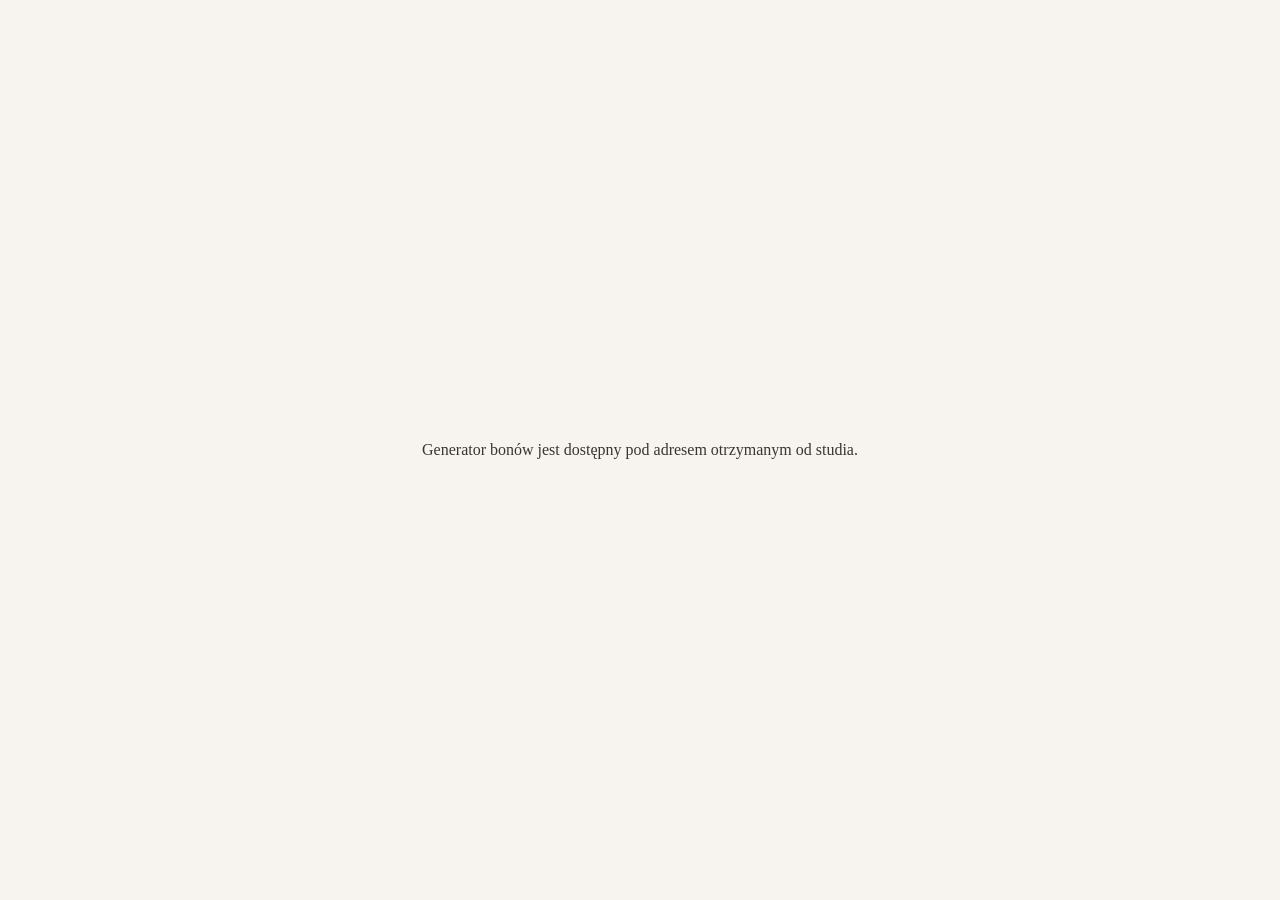
<file: index.html>
<!doctype html>
<html lang="pl">
<head>
<meta charset="utf-8">
<meta name="viewport" content="width=device-width, initial-scale=1">
<meta name="robots" content="noindex, nofollow">
<title>Bon podarunkowy</title>
<link rel="icon" href="favicon.ico">
<style>
  body { margin: 0; min-height: 100vh; display: grid; place-items: center; padding: 16px; box-sizing: border-box;
         background: #F7F4EF; color: #3A3530; font: 16px/1.5 Georgia, serif; text-align: center; }
</style>
</head>
<body>
  <p>Generator bonów jest dostępny pod adresem otrzymanym od studia.</p>
</body>
</html>
</file>
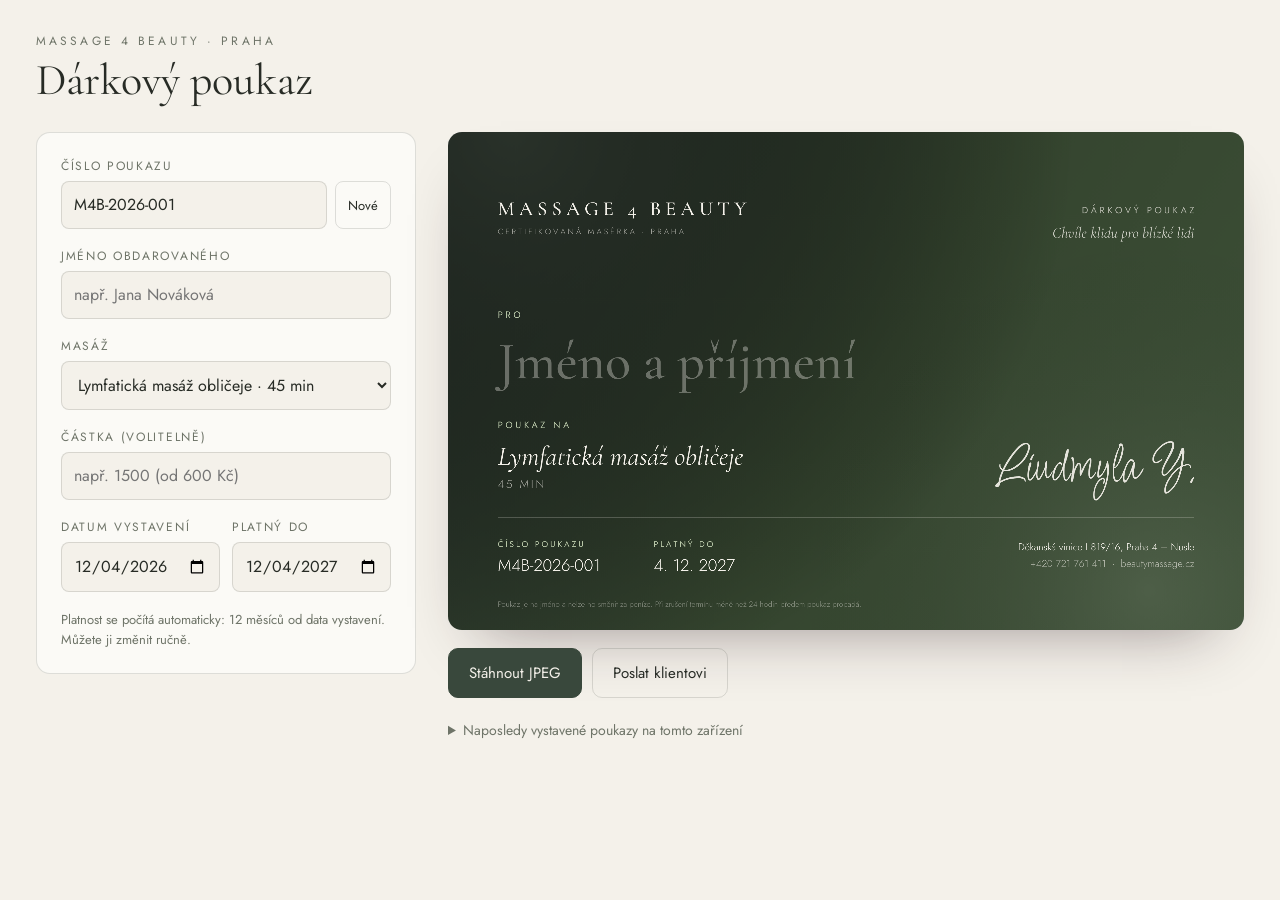
<file: massage-4-beauty/index.html>
<!doctype html>
<html lang="cs">
<head>
<meta charset="utf-8">
<meta name="viewport" content="width=device-width, initial-scale=1">
<meta name="robots" content="noindex, nofollow">
<title>Dárkový poukaz - Massage 4 Beauty</title>
<link rel="icon" href="../favicon.ico">
<link rel="stylesheet" href="../assets/voucher.css">
<style>
  /* ---------- Fonts (self-hosted, latin + latin-ext for Czech) ---------- */
  @font-face { font-family: "M4B Cormorant"; font-weight: 400; font-style: normal; src: url(../assets/fonts/cormorant-garamond-400-latin.woff2) format("woff2"); unicode-range: U+0000-00FF, U+2000-206F, U+20AC; }
  @font-face { font-family: "M4B Cormorant"; font-weight: 400; font-style: normal; src: url(../assets/fonts/cormorant-garamond-400-latin-ext.woff2) format("woff2"); unicode-range: U+0100-02AF; }
  @font-face { font-family: "M4B Cormorant"; font-weight: 500; font-style: normal; src: url(../assets/fonts/cormorant-garamond-500-latin.woff2) format("woff2"); unicode-range: U+0000-00FF, U+2000-206F, U+20AC; }
  @font-face { font-family: "M4B Cormorant"; font-weight: 500; font-style: normal; src: url(../assets/fonts/cormorant-garamond-500-latin-ext.woff2) format("woff2"); unicode-range: U+0100-02AF; }
  @font-face { font-family: "M4B Cormorant"; font-weight: 600; font-style: normal; src: url(../assets/fonts/cormorant-garamond-600-latin.woff2) format("woff2"); unicode-range: U+0000-00FF, U+2000-206F, U+20AC; }
  @font-face { font-family: "M4B Cormorant"; font-weight: 600; font-style: normal; src: url(../assets/fonts/cormorant-garamond-600-latin-ext.woff2) format("woff2"); unicode-range: U+0100-02AF; }
  @font-face { font-family: "M4B Cormorant"; font-weight: 400; font-style: italic; src: url(../assets/fonts/cormorant-garamond-400-italic-latin.woff2) format("woff2"); unicode-range: U+0000-00FF, U+2000-206F, U+20AC; }
  @font-face { font-family: "M4B Cormorant"; font-weight: 400; font-style: italic; src: url(../assets/fonts/cormorant-garamond-400-italic-latin-ext.woff2) format("woff2"); unicode-range: U+0100-02AF; }
  @font-face { font-family: "M4B Jost"; font-weight: 300; src: url(../assets/fonts/jost-300-latin.woff2) format("woff2"); unicode-range: U+0000-00FF, U+2000-206F, U+20AC; }
  @font-face { font-family: "M4B Jost"; font-weight: 300; src: url(../assets/fonts/jost-300-latin-ext.woff2) format("woff2"); unicode-range: U+0100-02AF; }
  @font-face { font-family: "M4B Jost"; font-weight: 400; src: url(../assets/fonts/jost-400-latin.woff2) format("woff2"); unicode-range: U+0000-00FF, U+2000-206F, U+20AC; }
  @font-face { font-family: "M4B Jost"; font-weight: 400; src: url(../assets/fonts/jost-400-latin-ext.woff2) format("woff2"); unicode-range: U+0100-02AF; }
  :root {
    --bg: #F4F1EA; --panel: #FBFAF6; --ink: #272B25; --muted: #6E7468; --line: rgba(39, 43, 37, .14);
    --accent: #39483C; --accent-ink: #F4F1EA;
    --display: "M4B Cormorant", Georgia, serif; --body: "M4B Jost", system-ui, sans-serif;
  }
</style>
</head>
<body>
<div class="wrap">
  <header class="top">
    <div>
      <div class="eyebrow">Massage 4 Beauty · Praha</div>
      <h1>Dárkový poukaz</h1>
    </div>
  </header>

  <div class="layout">
    <form id="form" autocomplete="off" onsubmit="return false">
      <div class="field">
        <label for="number">Číslo poukazu</label>
        <div class="num-row">
          <input id="number" required>
          <button type="button" class="ghost" id="nextNumber" title="Další volné číslo">Nové</button>
        </div>
      </div>
      <div class="field">
        <label for="name">Jméno obdarovaného</label>
        <input id="name" placeholder="např. Jana Nováková" required>
      </div>
      <div class="field">
        <label for="itemSelect" id="itemLabel">Masáž</label>
        <select id="itemSelect"></select>
        <input id="item" placeholder="Napište název masáže" hidden>
      </div>
      <div class="field">
        <label for="amount">Částka (volitelně)</label>
        <input id="amount" inputmode="numeric" placeholder="např. 1500 (od 600 Kč)">
      </div>
      <div class="row2">
        <div class="field">
          <label for="issued">Datum vystavení</label>
          <input id="issued" type="date">
        </div>
        <div class="field">
          <label for="valid">Platný do</label>
          <input id="valid" type="date">
        </div>
      </div>
      <p class="hint" id="validHint"></p>
    </form>

    <section class="preview" aria-label="Náhled poukazu">
      <div class="canvas-frame"><canvas id="voucher" width="2400" height="1500"></canvas></div>

      <div class="actions">
        <button class="btn" type="button" id="download">Stáhnout JPEG</button>
        <button class="btn secondary" type="button" id="share">Poslat klientovi</button>
      </div>

      <div class="send-box" id="sendBox" hidden>
        <h2>Poslat poukaz</h2>
        <p class="hint">Na tomto zařízení nejde soubor přiložit automaticky. Poukaz se stáhl a zkopíroval do schránky - otevřete zprávu níže a vložte obrázek (Ctrl+V), nebo přiložte stažený soubor.</p>
        <div class="field">
          <label for="email">E-mail klienta (volitelně)</label>
          <input id="email" type="email" placeholder="klient@example.com">
        </div>
        <div class="actions" style="margin-top:0">
          <button class="btn" type="button" id="mailBtn">Otevřít e-mail</button>
          <button class="btn secondary" type="button" id="waBtn">Otevřít WhatsApp</button>
          <button class="btn secondary" type="button" id="copyText">Kopírovat text zprávy</button>
        </div>
      </div>

      <details class="history">
        <summary>Naposledy vystavené poukazy na tomto zařízení</summary>
        <table><thead><tr><th>Č.</th><th>Jméno</th><th>Masáž</th><th>Platný do</th></tr></thead><tbody id="historyBody"></tbody></table>
      </details>
    </section>
  </div>
</div>
<div class="toast" id="toast" role="status" aria-live="polite"></div>

<script src="../assets/voucher.js"></script>
<script>
// "1500 Kč" -> "1 500 Kč" (Czech thousands separator, non-breaking)
const czk = (s) => s.replace(/\s/g, "").replace(/(\d)(?=(\d{3})+(?!\d))/g, "$1 ").replace(/Kč$/i, " Kč");

Voucher.start({
  key: "m4b",
  prefix: "M4B",
  validityMonths: 12,
  currency: "Kč",
  itemLabel: "Masáž",
  formatDate: (iso) => { const [y, m, d] = iso.split("-"); return `${Number(d)}. ${Number(m)}. ${y}`; },
  fontSample: "ČčĎďĚěŇňŘřŠšŤťŮůŽžÝýÁáÍíÉéÚú Aa",
  ui: {
    noItem: "- bez masáže (jen částka) -",
    customItem: "Jiná masáž (napište)…",
    validHint: (m) => `Platnost se počítá automaticky: ${m} měsíců od data vystavení. Můžete ji změnit ručně.`,
    needNumber: "Vyplňte číslo poukazu.",
    needName: "Vyplňte jméno obdarovaného.",
    downloaded: "Poukaz stažen jako JPEG.",
    shared: "Poukaz odeslán.",
    shareFailed: "Sdílení se nepodařilo - zkuste poukaz stáhnout.",
    textCopied: "Text zprávy zkopírován.",
    copyFailed: "Kopírování se nepodařilo.",
    historyEmpty: "Zatím nic - poukazy se zde objeví po stažení nebo odeslání.",
    filePrefix: "poukaz",
    noNumber: "bez-cisla"
  },
  items: {
    "Obličej": [
      "Lymfatická masáž obličeje · 45 min",
      "Rituál pro obličej - krk, dekolt, obličej a hlava · 60 min",
      "Myofasciální masáž obličeje · 45 min",
      "Liftingová masáž · 45 min",
      "Masáž krku, dekoltu a rukou · 60 min",
      "Vakuová (baňková) masáž obličeje · 45 min",
      "Masáž Gua Sha · 45 min",
      "Bukální masáž · 30 min",
      "Masáž hlavy · 30 min"
    ],
    "Tělo": [
      "Sportovní masáž · 60 min",
      "Masáž bambusovými metličkami · 60 min",
      "Lymfodrenážní masáž · 60 min",
      "Anticelulitidová masáž · 45 min",
      "Medová masáž · 60 min",
      "Klasická masáž · 60 min",
      "Aroma masáž · 60 min",
      "Vakuová (baňková) masáž těla · 45 min",
      "Masáž zad · 30 min",
      "Reflexní masáž chodidel · 30 min"
    ]
  },
  fileSlug: "massage-4-beauty",
  site: "beautymassage.cz",
  phone: "+420 721 761 411",
  address: "Děkanská vinice I 819/16, Praha 4 – Nusle",
  owner: "Liudmyla Yemelianova",
  message: (v) =>
    `Dobrý den,\n\nv příloze posílám dárkový poukaz Massage 4 Beauty č. ${v.number} na jméno ${v.name}` +
    (v.item ? ` - ${v.item.replace(" · ", ", ")}` : "") +
    (v.amount ? ` v hodnotě ${czk(v.amount)}` : "") +
    `.\nPoukaz platí do ${v.validText}. Termín si můžete domluvit na čísle +420 721 761 411 nebo přes beautymassage.cz.\n\nDěkuji a přeji krásný den,\nLiudmyla Yemelianova\nMassage 4 Beauty`,
  subject: (v) => `Dárkový poukaz Massage 4 Beauty č. ${v.number}`,
  fonts: [
    '400 40px "M4B Cormorant"', '500 40px "M4B Cormorant"', 'italic 400 40px "M4B Cormorant"',
    '300 40px "M4B Jost"', '400 40px "M4B Jost"'
  ],

  // Liudmyla's signature (vector), recoloured to the card's ivory
  async prepare({ assets, loadImage }) {
    const svg = await (await fetch("../assets/brands/massage-4-beauty-signature.svg")).text();
    const ivory = svg.replace(/fill="#[0-9A-Fa-f]{6}"/g, 'fill="#F4F1EA"');
    assets.signature = await loadImage("data:image/svg+xml;charset=utf-8," + encodeURIComponent(ivory));
  },

  /* Deep sage-green card, matches the site's .voucher-card */
  draw(v, { ctx, W, H, spaced, fit, wrapFit, diagonalGradient, assets }) {
    const b = this;
    const IVORY = "#F4F1EA", soft = "rgba(244,241,234,0.62)", SAGE = "#B8C7A8";
    const SERIF = (s, w = 500, st = "") => `${st} ${w} ${s}px "M4B Cormorant", Georgia, serif`;
    const SANS = (s, w = 400) => `${w} ${s}px "M4B Jost", system-ui, sans-serif`;
    const P = 150;

    // background: linear 122deg + dark glow top-left + soft sheen bottom-right, as on the site
    ctx.fillStyle = diagonalGradient(122, [[0, "#26302A"], [0.52, "#35452F"], [1, "#3E5138"]]);
    ctx.fillRect(0, 0, W, H);
    const glow = (x, y, r, c0) => {
      const g = ctx.createRadialGradient(x, y, 0, x, y, r);
      g.addColorStop(0, c0); g.addColorStop(1, "rgba(0,0,0,0)");
      ctx.fillStyle = g; ctx.fillRect(0, 0, W, H);
    };
    glow(W * 0.08, 0, 1700, "rgba(42,50,42,0.9)");
    glow(W * 0.88, H * 0.92, 1100, "rgba(233,238,227,0.10)");

    // header
    ctx.textBaseline = "alphabetic"; ctx.fillStyle = IVORY;
    ctx.font = SERIF(60, 500); spaced("MASSAGE 4 BEAUTY", P, 250, 60 * 0.22);
    ctx.fillStyle = soft; ctx.font = SANS(24, 300);
    spaced("CERTIFIKOVANÁ MASÉRKA · PRAHA", P, 308, 24 * 0.28);
    ctx.font = SANS(28, 400);
    spaced("DÁRKOVÝ POUKAZ", W - P, 245, 28 * 0.28, "right");
    ctx.textAlign = "right"; ctx.fillStyle = "rgba(244,241,234,0.78)"; ctx.font = SERIF(46, 400, "italic");
    ctx.fillText("Chvíle klidu pro blízké lidi", W - P, 318);
    ctx.textAlign = "left";

    // recipient
    ctx.fillStyle = SAGE; ctx.font = SANS(28, 400);
    spaced("PRO", P, 560, 28 * 0.28);
    const name = v.name || "Jméno a příjmení";
    ctx.fillStyle = v.name ? IVORY : "rgba(244,241,234,0.35)";
    const ns = fit(name, (s) => SERIF(s, 500), 160, 76, W - 2 * P);
    ctx.font = SERIF(ns, 500); ctx.fillText(name, P, 560 + 30 + ns * 0.95);

    // massage (name in italic serif, duration in Jost - canvas can't give Cormorant lining figures),
    // or the amount alone when there is no massage
    const y = 560 + 30 + ns * 0.95 + 150;
    const itemMaxW = W - 2 * P - 600;   // keep clear of the signature
    if (v.item) {
      const [title, dur] = v.item.split(" · ");
      ctx.fillStyle = SAGE; ctx.font = SANS(28, 400);
      spaced("POUKAZ NA", P, y, 28 * 0.28);
      const w = wrapFit(title, (s) => SERIF(s, 400, "italic"), 80, 46, itemMaxW, 2);
      ctx.fillStyle = IVORY; ctx.font = SERIF(w.size, 400, "italic");
      w.lines.forEach((l, i) => ctx.fillText(l, P, y + 30 + w.size * 1.0 + i * w.size * 1.15));
      if (dur) {
        ctx.fillStyle = soft; ctx.font = SANS(34, 300);
        spaced(dur.toUpperCase(), P, y + 30 + w.size * 1.0 + (w.lines.length - 1) * w.size * 1.15 + 70, 34 * 0.18);
      }
    } else if (v.amount) {
      ctx.fillStyle = SAGE; ctx.font = SANS(28, 400);
      spaced("HODNOTA POUKAZU", P, y, 28 * 0.28);
      ctx.fillStyle = IVORY; ctx.font = SANS(84, 300);
      ctx.fillText(czk(v.amount), P, y + 30 + 84);
    }

    // signature, as if the voucher were signed
    const ry = 1160;
    if (assets.signature) {
      const sw = 600, sh = sw * assets.signature.height / assets.signature.width;
      ctx.save(); ctx.globalAlpha = 0.92;
      ctx.drawImage(assets.signature, W - P - sw, ry - 50 - sh, sw, sh); ctx.restore();
    }

    // footer rule + details
    ctx.fillStyle = "rgba(244,241,234,0.22)"; ctx.fillRect(P, ry, W - 2 * P, 2);
    const cols = [["ČÍSLO POUKAZU", v.number || "-"], ["PLATNÝ DO", v.validText || "-"]];
    // with both a massage and an amount, the amount gets its own footer column
    if (v.item && v.amount) cols.push(["HODNOTA", czk(v.amount)]);
    cols.forEach(([label, val], i) => {
      const cx = P + i * 470;
      ctx.fillStyle = SAGE; ctx.font = SANS(25, 400); spaced(label, cx, ry + 90, 25 * 0.24);
      ctx.fillStyle = IVORY; ctx.font = SANS(50, 300); ctx.fillText(val, cx, ry + 162);
    });

    ctx.textAlign = "right"; ctx.font = SANS(30, 300);
    ctx.fillStyle = IVORY; ctx.fillText(b.address, W - P, ry + 100);
    ctx.fillStyle = soft; ctx.fillText(`${b.phone}  ·  ${b.site}`, W - P, ry + 150);
    ctx.textAlign = "left";

    ctx.fillStyle = "rgba(244,241,234,0.45)"; ctx.font = SANS(23, 300);
    ctx.fillText("Poukaz je na jméno a nelze ho směnit za peníze. Při zrušení termínu méně než 24 hodin předem poukaz propadá.", P, H - 70);
  }
});

// the client's featured service is preselected
(() => {
  const s = document.getElementById("itemSelect");
  s.value = "Lymfatická masáž obličeje · 45 min";
  s.dispatchEvent(new Event("change"));
})();
</script>
</body>
</html>
</file>
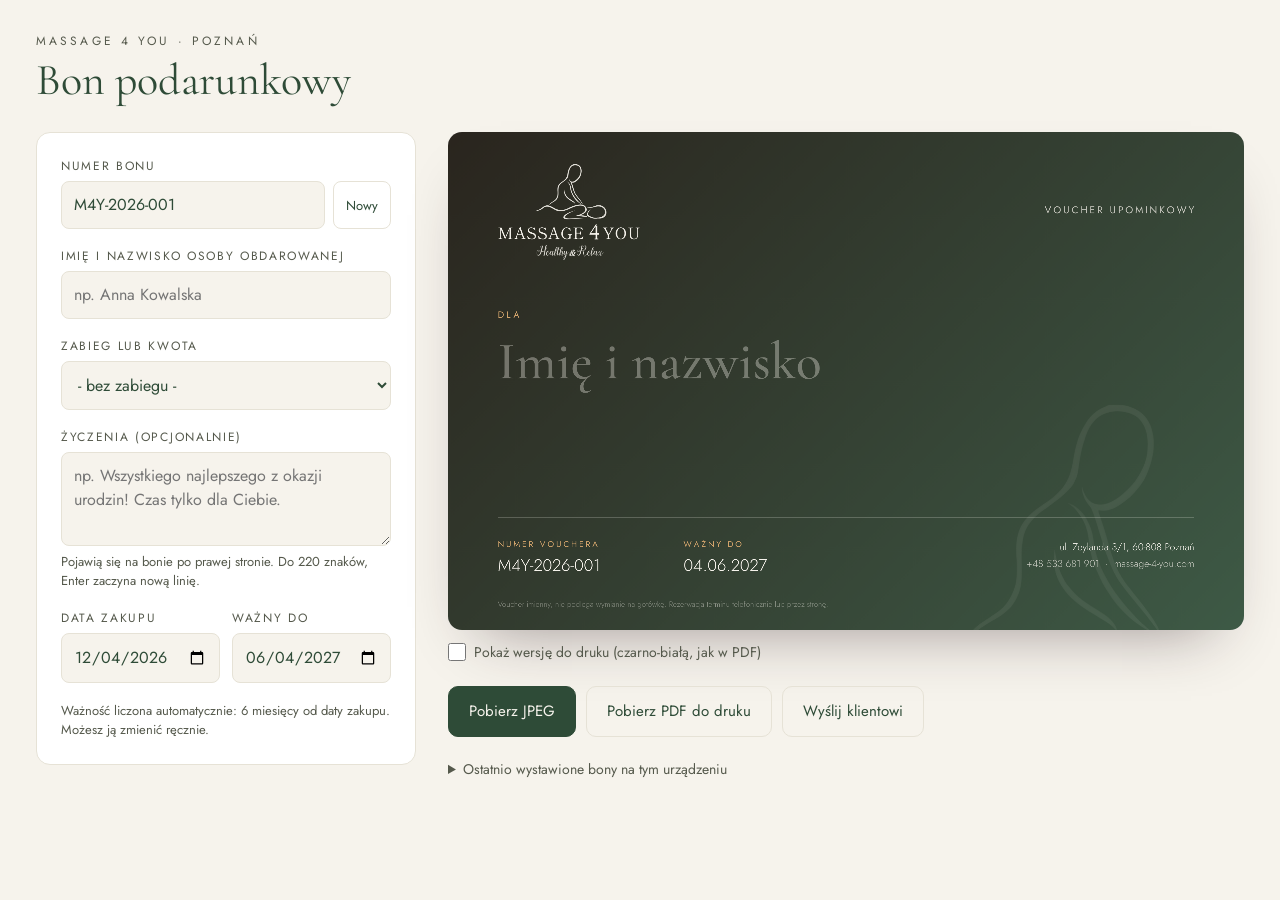
<file: massage-4-you/index.html>
<!doctype html>
<html lang="pl">
<head>
<meta charset="utf-8">
<meta name="viewport" content="width=device-width, initial-scale=1">
<meta name="robots" content="noindex, nofollow">
<title>Voucher upominkowy - Massage 4 You</title>
<link rel="icon" href="../favicon.ico">
<link rel="stylesheet" href="../assets/voucher.css">
<style>
  /* ---------- Fonts (self-hosted, latin + latin-ext for Polish) ---------- */
  @font-face { font-family: "M4Y Cormorant"; font-weight: 400; font-style: normal; src: url(../assets/fonts/cormorant-garamond-400-latin.woff2) format("woff2"); unicode-range: U+0000-00FF, U+2000-206F, U+20AC; }
  @font-face { font-family: "M4Y Cormorant"; font-weight: 400; font-style: normal; src: url(../assets/fonts/cormorant-garamond-400-latin-ext.woff2) format("woff2"); unicode-range: U+0100-02AF; }
  @font-face { font-family: "M4Y Cormorant"; font-weight: 500; font-style: normal; src: url(../assets/fonts/cormorant-garamond-500-latin.woff2) format("woff2"); unicode-range: U+0000-00FF, U+2000-206F, U+20AC; }
  @font-face { font-family: "M4Y Cormorant"; font-weight: 500; font-style: normal; src: url(../assets/fonts/cormorant-garamond-500-latin-ext.woff2) format("woff2"); unicode-range: U+0100-02AF; }
  @font-face { font-family: "M4Y Cormorant"; font-weight: 600; font-style: normal; src: url(../assets/fonts/cormorant-garamond-600-latin.woff2) format("woff2"); unicode-range: U+0000-00FF, U+2000-206F, U+20AC; }
  @font-face { font-family: "M4Y Cormorant"; font-weight: 600; font-style: normal; src: url(../assets/fonts/cormorant-garamond-600-latin-ext.woff2) format("woff2"); unicode-range: U+0100-02AF; }
  @font-face { font-family: "M4Y Cormorant"; font-weight: 400; font-style: italic; src: url(../assets/fonts/cormorant-garamond-400-italic-latin.woff2) format("woff2"); unicode-range: U+0000-00FF, U+2000-206F, U+20AC; }
  @font-face { font-family: "M4Y Cormorant"; font-weight: 400; font-style: italic; src: url(../assets/fonts/cormorant-garamond-400-italic-latin-ext.woff2) format("woff2"); unicode-range: U+0100-02AF; }
  @font-face { font-family: "M4Y Jost"; font-weight: 300; src: url(../assets/fonts/jost-300-latin.woff2) format("woff2"); unicode-range: U+0000-00FF, U+2000-206F, U+20AC; }
  @font-face { font-family: "M4Y Jost"; font-weight: 300; src: url(../assets/fonts/jost-300-latin-ext.woff2) format("woff2"); unicode-range: U+0100-02AF; }
  @font-face { font-family: "M4Y Jost"; font-weight: 400; src: url(../assets/fonts/jost-400-latin.woff2) format("woff2"); unicode-range: U+0000-00FF, U+2000-206F, U+20AC; }
  @font-face { font-family: "M4Y Jost"; font-weight: 400; src: url(../assets/fonts/jost-400-latin-ext.woff2) format("woff2"); unicode-range: U+0100-02AF; }

  :root {
    --bg: #F6F3EC; --panel: #FFFFFF; --ink: #2E4B37; --muted: #55594C; --line: #E6E2D6;
    --accent: #2E4B37; --accent-ink: #F6F3EC;
    --display: "M4Y Cormorant", Georgia, serif; --body: "M4Y Jost", system-ui, sans-serif;
  }
</style>
</head>
<body>
<div class="wrap">
  <header class="top">
    <div>
      <div class="eyebrow">Massage 4 You · Poznań</div>
      <h1>Bon podarunkowy</h1>
    </div>
  </header>

  <div class="layout">
    <form id="form" autocomplete="off" onsubmit="return false">
      <div class="field">
        <label for="number">Numer bonu</label>
        <div class="num-row">
          <input id="number" required>
          <button type="button" class="ghost" id="nextNumber" title="Następny wolny numer">Nowy</button>
        </div>
      </div>
      <div class="field">
        <label for="name">Imię i nazwisko osoby obdarowanej</label>
        <input id="name" placeholder="np. Anna Kowalska" required>
      </div>
      <div class="field">
        <label for="itemSelect" id="itemLabel">Zabieg lub kwota</label>
        <select id="itemSelect"></select>
        <input id="item" placeholder="Wpisz nazwę zabiegu" hidden>
      </div>
      <div class="field">
        <label for="wishes">Życzenia (opcjonalnie)</label>
        <textarea id="wishes" maxlength="220" rows="3" placeholder="np. Wszystkiego najlepszego z okazji urodzin! Czas tylko dla Ciebie."></textarea>
        <p class="hint">Pojawią się na bonie po prawej stronie. Do 220 znaków, Enter zaczyna nową linię.</p>
      </div>
      <div class="row2">
        <div class="field">
          <label for="issued">Data zakupu</label>
          <input id="issued" type="date">
        </div>
        <div class="field">
          <label for="valid">Ważny do</label>
          <input id="valid" type="date">
        </div>
      </div>
      <p class="hint" id="validHint"></p>
    </form>

    <section class="preview" aria-label="Podgląd bonu">
      <div class="canvas-frame"><canvas id="voucher" width="2400" height="1500"></canvas></div>
      <label class="toggle"><input type="checkbox" id="printPreview"> Pokaż wersję do druku (czarno-białą, jak w PDF)</label>

      <div class="actions">
        <button class="btn" type="button" id="download">Pobierz JPEG</button>
        <button class="btn secondary" type="button" id="pdf" title="Czarno-biały, A4 poziomo, ze znacznikami cięcia - do wydruku w domu">Pobierz PDF do druku</button>
        <button class="btn secondary" type="button" id="share">Wyślij klientowi</button>
      </div>

      <div class="send-box" id="sendBox" hidden>
        <h2>Wyślij bon</h2>
        <p class="hint">Na tym urządzeniu nie da się dołączyć pliku automatycznie. Bon został pobrany i skopiowany do schowka - otwórz wiadomość poniżej i wklej obraz (Ctrl+V) albo dołącz pobrany plik.</p>
        <div class="field">
          <label for="email">E-mail klienta (opcjonalnie)</label>
          <input id="email" type="email" placeholder="klient@example.com">
        </div>
        <div class="actions" style="margin-top:0">
          <button class="btn" type="button" id="mailBtn">Otwórz e-mail</button>
          <button class="btn secondary" type="button" id="waBtn">Otwórz WhatsApp</button>
          <button class="btn secondary" type="button" id="copyText">Kopiuj treść wiadomości</button>
        </div>
      </div>

      <details class="history">
        <summary>Ostatnio wystawione bony na tym urządzeniu</summary>
        <table><thead><tr><th>Nr</th><th>Osoba</th><th>Zabieg</th><th>Ważny do</th></tr></thead><tbody id="historyBody"></tbody></table>
      </details>
    </section>
  </div>
</div>
<div class="toast" id="toast" role="status" aria-live="polite"></div>

<script src="../assets/voucher.js"></script>
<script>
Voucher.start({
  key: "m4y",
  prefix: "M4Y",
  validityMonths: 6,
  itemLabel: "Zabieg lub kwota",
  items: {
    "Masaże ciała": [
      "Masaż relaksacyjny całego ciała - 60 min",
      "Masaż relaksacyjny całego ciała - 80 min",
      "Masaż relaksacyjny całego ciała - 90 min",
      "Masaż relaksacyjny całego ciała - 120 min",
      "Masaż zdrowotny całego ciała - 60 min",
      "Masaż zdrowotny całego ciała - 80 min",
      "Masaż zdrowotny całego ciała - 90 min",
      "Masaż zdrowotny całego ciała - 120 min",
      "Masaż tkanek głębokich - 40 min",
      "Masaż tkanek głębokich - 60 min",
      "Masaż tkanek głębokich - 80 min",
      "Masaż tkanek głębokich - 90 min",
      "Masaż sportowy - 60 min",
      "Masaż sportowy - 80 min",
      "Masaż sportowy - 90 min",
      "Masaż drenażu limfatycznego - 60 min",
      "Masaż drenażu limfatycznego - 80 min",
      "Masaż kamieniami gorącymi - 60 min",
      "Masaż kamieniami gorącymi - 80 min",
      "Masaż na 4 ręce - 60 min",
      "Masaż relaksacyjny ciała + twarzy - 90 min",
      "Masaż relaksacyjny ciała + twarzy - 120 min",
      "Masaż relaksacyjny ciała + twarzy - 140 min"
    ],
    "Masaże częściowe": [
      "Masaż pleców - 30 min",
      "Masaż pleców - 45 min",
      "Masaż pleców - 60 min",
      "Masaż karku - 30 min",
      "Masaż karku + głowa - 40 min",
      "Masaż biurowy - 50 min",
      "Masaż stóp klasyczny - 20 min"
    ],
    "Masaże dla dwojga": [
      "Masaż dla dwojga relaksacyjny - 60 min",
      "Masaż dla dwojga relaksacyjny - 80 min",
      "Masaż dla dwojga relaksacyjny - 90 min",
      "Masaż dla dwojga relaksacyjny - 120 min",
      "Masaż dla dwojga zdrowotny - 60 min",
      "Masaż dla dwojga zdrowotny - 80 min",
      "Masaż dla dwojga zdrowotny - 90 min",
      "Masaż dla dwojga zdrowotny - 120 min",
      "Masaż dla dwojga relaksacyjny ciała + twarzy - 90 min",
      "Masaż dla dwojga relaksacyjny ciała + twarzy - 120 min",
      "Masaż dla dwojga relaksacyjny ciała + twarzy - 140 min",
      "Masaż dla dwojga kamieniami gorącymi - 60 min",
      "Masaż dla dwojga kamieniami gorącymi - 80 min",
      "Masaż Kobido dla dwojga - 60 min",
      "Masaż Kobido dla dwojga - 75 min"
    ],
    "Masaże twarzy": [
      "Masaż Kobido - 60 min",
      "Masaż Kobido - 75 min",
      "Masaż autorski skulpturalny twarzy - 80 min",
      "Masaż mioplastyczny + transbukalny twarzy - 60 min",
      "Masaż transbukalny twarzy - 40 min",
      "Masaż karku + mioplastyczny twarzy - 90 min"
    ],
    "Masaże tajskie": [
      "Masaż tajski klasyczny na matach - 60 min",
      "Masaż tajski klasyczny na matach - 90 min",
      "Masaż tajski stóp - 45 min",
      "Masaż tajski stóp + głowy - 60 min"
    ],
    "Masaże antycellulitowe": [
      "Masaż antycellulitowy - 60 min",
      "Masaż antycellulitowy - 80 min",
      "Masaż antycellulitowy + presoterapia - 80 min"
    ],
    "Zabiegi na ciało": [
      "Endosfera - 20 min",
      "Endosfera - 30 min",
      "Endosfera - 45 min",
      "Endosfera - pakiet 6 zabiegów",
      "Endosfera - pakiet 10 zabiegów",
      "Presoterapia - 30 min",
      "Presoterapia - pakiet 10 zabiegów",
      "Lipolaser - 20 min",
      "Lipolaser - 40 min",
      "Lipolaser - pakiet 6 zabiegów",
      "Lipolaser - pakiet 10 zabiegów",
      "Liposukcja ultradźwiękowa - 30 min",
      "Liposukcja ultradźwiękowa - pakiet 6 zabiegów",
      "Liposukcja ultradźwiękowa - pakiet 10 zabiegów",
      "Kriolipoliza - 60 min",
      "Fala radiowa z vacuum - 30 min",
      "Fala radiowa z vacuum - 60 min",
      "Fala radiowa z vacuum - pakiet 6 zabiegów po 30 min",
      "Fala radiowa z vacuum - pakiet 6 zabiegów po 60 min",
      "Fala radiowa z vacuum - pakiet 10 zabiegów po 30 min",
      "Fala radiowa z vacuum - pakiet 10 zabiegów po 60 min",
      "Endermologia (LPG) - 30 min",
      "Endermologia (LPG) - 60 min",
      "Endermologia (LPG) - pakiet 6 zabiegów",
      "Endermologia (LPG) - pakiet 10 zabiegów"
    ],
    "Kwoty": [
      "170 zł",
      "240 zł",
      "320 zł"
    ]
  },
  fileSlug: "massage-4-you",
  site: "massage-4-you.com",
  phone: "+48 533 681 901",
  address: "ul. Zeylanda 3/1, 60-808 Poznań",
  message: (v) =>
    `Dzień dobry,\n\nw załączniku przesyłamy voucher upominkowy Massage 4 You nr ${v.number} dla ${v.name}` +
    (v.item ? ` (${v.item})` : "") +
    `.\nVoucher jest ważny do ${v.validText}. Termin można zarezerwować pod numerem +48 533 681 901 albo przez stronę massage-4-you.com.\n\nDziękujemy i pozdrawiamy,\nZespół Massage 4 You`,
  subject: (v) => `Voucher upominkowy Massage 4 You nr ${v.number}`,
  fonts: [
    '500 40px "M4Y Cormorant"', '600 40px "M4Y Cormorant"', 'italic 400 40px "M4Y Cormorant"',
    '300 40px "M4Y Jost"', '400 40px "M4Y Jost"'
  ],

  // logo (figure + wordmark, as on massage-4-you.com) and the logo mark watermark, both recoloured to the card's cream
  async prepare({ assets, loadImage }) {
    const tint = (img, color) => {
      const off = document.createElement("canvas"); off.width = img.width; off.height = img.height;
      const o = off.getContext("2d");
      o.drawImage(img, 0, 0); o.globalCompositeOperation = "source-in";
      o.fillStyle = color; o.fillRect(0, 0, off.width, off.height);
      return off;
    };
    const [mark, logo] = await Promise.allSettled([
      loadImage("../assets/brands/massage-4-you-logo-mark.png"),
      loadImage("../assets/brands/massage-4-you-logo.png")
    ]);
    if (mark.status === "fulfilled") { assets.mark = tint(mark.value, "#F6F3EC"); assets.markInk = tint(mark.value, "#000000"); }
    if (logo.status === "fulfilled") { assets.logo = tint(logo.value, "#F6F3EC"); assets.logoInk = tint(logo.value, "#1A1A1A"); }
  },

  /* Black-and-white certificate for the printable PDF: white paper, double frame,
     centred layout, the figure from the logo as a pale shade behind the text */
  drawPrint(v, { ctx, W, H, spaced, fit, wrapFit, assets }) {
    const b = this;
    const INK = "#1A1A1A", GREY = "#5E5E5E", LIGHT = "#9A9A9A";
    const SERIF = (s, w = 500, st = "") => `${st} ${w} ${s}px "M4Y Cormorant", Georgia, serif`;
    const SANS = (s, w = 400) => `${w} ${s}px "M4Y Jost", system-ui, sans-serif`;
    const CX = W / 2, P = 190;
    ctx.textBaseline = "alphabetic";

    ctx.fillStyle = "#FFFFFF"; ctx.fillRect(0, 0, W, H);

    // the figure from the logo as a shade, large and pale
    if (assets.markInk) {
      const mw = 1560, mh = mw * assets.markInk.height / assets.markInk.width;
      ctx.save(); ctx.globalAlpha = 0.055; ctx.drawImage(assets.markInk, CX - mw / 2 + 40, H - 66 - mh - 10, mw, mh); ctx.restore();
    }

    // double frame: a fine outer line and a hairline inside it
    ctx.strokeStyle = INK; ctx.lineWidth = 3; ctx.strokeRect(50, 50, W - 100, H - 100);
    ctx.lineWidth = 1.5; ctx.strokeRect(66, 66, W - 132, H - 132);

    if (assets.logoInk) {
      const lw = 330, lh = lw * assets.logoInk.height / assets.logoInk.width;
      ctx.drawImage(assets.logoInk, CX - lw / 2, 112, lw, lh);
    } else {
      ctx.fillStyle = INK; ctx.font = SERIF(58, 500); ctx.textAlign = "center";
      ctx.fillText("MASSAGE 4 YOU", CX, 270); ctx.textAlign = "left";
    }

    // title flanked by short rules
    ctx.fillStyle = GREY; ctx.font = SANS(30, 400);
    const tw = spaced("VOUCHER UPOMINKOWY", CX, 418, 30 * 0.32, "center");
    ctx.fillStyle = LIGHT;
    ctx.fillRect(CX - tw / 2 - 150, 407, 110, 1.5); ctx.fillRect(CX + tw / 2 + 40, 407, 110, 1.5);

    const label = (t, y) => { ctx.fillStyle = GREY; ctx.font = SANS(26, 400); spaced(t, CX, y, 26 * 0.3, "center"); };
    ctx.textAlign = "center";

    // fewer blocks: move the recipient down so the content stays visually centred
    const top0 = 515 + (v.item && v.wishes ? 0 : v.item || v.wishes ? 70 : 170);
    label("DLA", top0);
    const name = v.name || "Imię i nazwisko";
    const ns = fit(name, (s) => SERIF(s, 500), 140, 70, W - 2 * P - 100);
    ctx.fillStyle = v.name ? INK : "#C8C8C8"; ctx.font = SERIF(ns, 500);
    let y = top0 + 28 + ns * 0.92;
    ctx.fillText(name, CX, y);

    if (v.item) {
      y += 100;
      label(/^\d[\d\s]*(zł|pln)$/i.test(v.item) ? "KWOTA" : "ZABIEG", y);
      const hasDigits = /\d/.test(v.item);
      const itemFont = hasDigits ? (s) => SANS(Math.round(s * 0.8), 300) : (s) => SERIF(s, 400, "italic");
      const w = wrapFit(v.item, itemFont, 70, 42, W - 2 * P - 200, 2);
      ctx.fillStyle = INK; ctx.font = itemFont(w.size);
      w.lines.forEach((l, i) => ctx.fillText(l, CX, y + 24 + w.size * 0.95 + i * w.size * 1.15));
      y += 24 + w.size * 0.95 + (w.lines.length - 1) * w.size * 1.15;
    }

    // wishes: italic, centred, own line breaks kept, shrunk to fit above the footer
    if (v.wishes) {
      const top = y + 70, bottom = 1135, colW = 1560;
      const font = (s) => SERIF(s, 400, "italic");
      let size = 50, lines = [];
      for (; size >= 28; size -= 2) {
        ctx.font = font(size); lines = [];
        for (const para of v.wishes.split(/\n/)) {
          let line = "";
          const glued = para.trim().replace(/(^| )([aiouwzAIOUWZ]) +/g, "$1$2 ");
          for (const word of glued.split(/ +/).filter(Boolean)) {
            const test = line ? line + " " + word : word;
            if (ctx.measureText(test).width <= colW || !line) line = test; else { lines.push(line); line = word; }
          }
          lines.push(line);
        }
        if (top + lines.length * size * 1.3 <= bottom && lines.every((l) => ctx.measureText(l).width <= colW)) break;
      }
      ctx.fillStyle = "#333333"; ctx.font = font(size);
      lines.forEach((l, i) => ctx.fillText(i === 0 ? "„" + l : l, CX, top + size + i * size * 1.3));
      // closing quote after the last line
      const last = lines[lines.length - 1], lx = CX + ctx.measureText(last).width / 2;
      ctx.textAlign = "left"; ctx.fillText("”", lx + 2, top + size + (lines.length - 1) * size * 1.3); ctx.textAlign = "center";
    }

    // footer: number left, validity centre, contact right
    const ry = 1180;
    ctx.fillStyle = "#BDBDBD"; ctx.fillRect(P, ry, W - 2 * P, 1.5);
    ctx.textAlign = "left";
    [["NUMER VOUCHERA", v.number || "-", P, "left"], ["WAŻNY DO", v.validText || "-", CX, "center"]].forEach(([lab, val, x, al]) => {
      ctx.fillStyle = GREY; ctx.font = SANS(23, 400); spaced(lab, x, ry + 62, 23 * 0.26, al);
      ctx.fillStyle = INK; ctx.font = SANS(44, 300); ctx.textAlign = al; ctx.fillText(val, x, ry + 122); ctx.textAlign = "left";
    });
    ctx.textAlign = "right"; ctx.font = SANS(28, 300);
    ctx.fillStyle = INK; ctx.fillText(b.address, W - P, ry + 72);
    ctx.fillStyle = GREY; ctx.fillText(`${b.phone}  ·  ${b.site}`, W - P, ry + 117);

    ctx.textAlign = "center"; ctx.fillStyle = LIGHT; ctx.font = SANS(21, 300);
    ctx.fillText("Voucher imienny, nie podlega wymianie na gotówkę. Rezerwacja terminu telefonicznie lub przez stronę.", CX, H - 100);
    ctx.textAlign = "left";
  },

  /* Forest-green card, matches the site's .voucher-card */
  draw(v, { ctx, W, H, spaced, fit, wrapFit, diagonalGradient, assets }) {
    const b = this;
    const CREAM = "#F6F3EC", soft = "rgba(246,243,236,0.72)", GOLD = "#D2A46C";
    const SERIF = (s, w = 500, st = "") => `${st} ${w} ${s}px "M4Y Cormorant", Georgia, serif`;
    const SANS = (s, w = 400) => `${w} ${s}px "M4Y Jost", system-ui, sans-serif`;
    const P = 150;

    ctx.fillStyle = diagonalGradient(135, [[0, "#2A251E"], [1, "#3E5A46"]]);
    ctx.fillRect(0, 0, W, H);

    if (assets.mark) {
      const mw = 1250, mh = mw * assets.mark.height / assets.mark.width;
      ctx.save(); ctx.globalAlpha = 0.08; ctx.drawImage(assets.mark, W - mw + 160, H - mh + 200, mw, mh); ctx.restore();
    }

    ctx.textBaseline = "alphabetic";
    if (assets.logo) {
      // the studio's own logo from massage-4-you.com
      const lw = 430, lh = lw * assets.logo.height / assets.logo.width;
      ctx.drawImage(assets.logo, P, 95, lw, lh);
    } else {
      // fallback while the logo loads: typed wordmark with the heavier 4
      ctx.fillStyle = CREAM;
      const sp = 58 * 0.2; let x = P;
      ctx.font = SERIF(58, 500); x += spaced("MASSAGE ", x, 250, sp) + sp;
      ctx.font = SANS(52, 400); x += spaced("4", x, 250, sp) + sp;
      ctx.font = SERIF(58, 500); spaced(" YOU", x, 250, sp);
      ctx.fillStyle = soft; ctx.font = SANS(26, 300);
      spaced("HEALTHY & RELAX", P, 305, 26 * 0.28);
    }
    ctx.fillStyle = soft; ctx.font = SANS(30, 400);
    spaced("VOUCHER UPOMINKOWY", W - P, 245, 30 * 0.2, "right");

    ctx.fillStyle = GOLD; ctx.font = SANS(28, 400);
    spaced("DLA", P, 560, 28 * 0.26);
    const name = v.name || "Imię i nazwisko";
    ctx.fillStyle = v.name ? CREAM : "rgba(246,243,236,0.35)";
    // with wishes, the card splits into two columns: recipient + treatment left, wishes right
    const WX = 1400, leftW = v.wishes ? WX - P - 110 : W - 2 * P;
    const ns = fit(name, (s) => SERIF(s, 500), 160, 76, leftW);
    ctx.font = SERIF(ns, 500); ctx.fillText(name, P, 560 + 30 + ns * 0.95);

    let y = 560 + 30 + ns * 0.95 + 150;
    if (v.item) {
      ctx.fillStyle = GOLD; ctx.font = SANS(28, 400);
      spaced(/^\d[\d\s]*(zł|pln)$/i.test(v.item) ? "KWOTA" : "ZABIEG", P, y, 28 * 0.26);
      const hasDigits = /\d/.test(v.item);
      const itemFont = hasDigits ? (s) => SANS(Math.round(s * 0.8), 300) : (s) => SERIF(s, 400, "italic");
      const w = wrapFit(v.item, itemFont, 76, 44, v.wishes ? leftW : W - 2 * P - 300, v.wishes ? 3 : 2);
      ctx.fillStyle = CREAM; ctx.font = itemFont(w.size);
      w.lines.forEach((l, i) => ctx.fillText(l, P, y + 30 + w.size * 1.0 + i * w.size * 1.15));
    }

    // personal wishes: italic serif in the right column, own line breaks kept, shrunk to fit
    if (v.wishes) {
      const top = 560, bottom = 1075, colW = W - P - WX;
      ctx.fillStyle = "rgba(210,164,108,0.45)"; ctx.fillRect(WX - 70, top - 30, 2, bottom - top + 30);
      ctx.fillStyle = GOLD; ctx.font = SANS(28, 400);
      spaced("ŻYCZENIA", WX, top, 28 * 0.26);
      const font = (s) => SERIF(s, 400, "italic");
      let size = 60, lines = [];
      for (; size >= 30; size -= 2) {
        ctx.font = font(size); lines = [];
        for (const para of v.wishes.split(/\n/)) {
          let line = "";
          // Polish typography: a one-letter word (i, a, w, z, o, u) never ends a line
          const glued = para.trim().replace(/(^| )([aiouwzAIOUWZ]) +/g, "$1$2 ");
          for (const word of glued.split(/ +/).filter(Boolean)) {
            const test = line ? line + " " + word : word;
            if (ctx.measureText(test).width <= colW || !line) line = test; else { lines.push(line); line = word; }
          }
          lines.push(line);
        }
        if ((top + 40 + lines.length * size * 1.3 <= bottom) && lines.every((l) => ctx.measureText(l).width <= colW)) break;
      }
      ctx.fillStyle = CREAM; ctx.font = font(size);
      lines.forEach((l, i) => ctx.fillText(l, WX, top + 40 + size + i * size * 1.3));
    }

    const ry = 1160;
    ctx.fillStyle = "rgba(246,243,236,0.22)"; ctx.fillRect(P, ry, W - 2 * P, 2);
    [["NUMER VOUCHERA", v.number || "-"], ["WAŻNY DO", v.validText || "-"]].forEach(([label, val], i) => {
      const cx = P + i * 560;
      ctx.fillStyle = GOLD; ctx.font = SANS(25, 400); spaced(label, cx, ry + 90, 25 * 0.24);
      // canvas cannot switch Cormorant to lining figures, so numbers are set in Jost
      ctx.fillStyle = CREAM; ctx.font = SANS(50, 300); ctx.fillText(val, cx, ry + 162);
    });

    ctx.textAlign = "right"; ctx.font = SANS(30, 300);
    ctx.fillStyle = CREAM; ctx.fillText(b.address, W - P, ry + 100);
    ctx.fillStyle = soft; ctx.fillText(`${b.phone}  ·  ${b.site}`, W - P, ry + 150);
    ctx.textAlign = "left";

    ctx.fillStyle = "rgba(246,243,236,0.45)"; ctx.font = SANS(23, 300);
    ctx.fillText("Voucher imienny, nie podlega wymianie na gotówkę. Rezerwacja terminu telefonicznie lub przez stronę.", P, H - 70);
  }
});
</script>
</body>
</html>
</file>
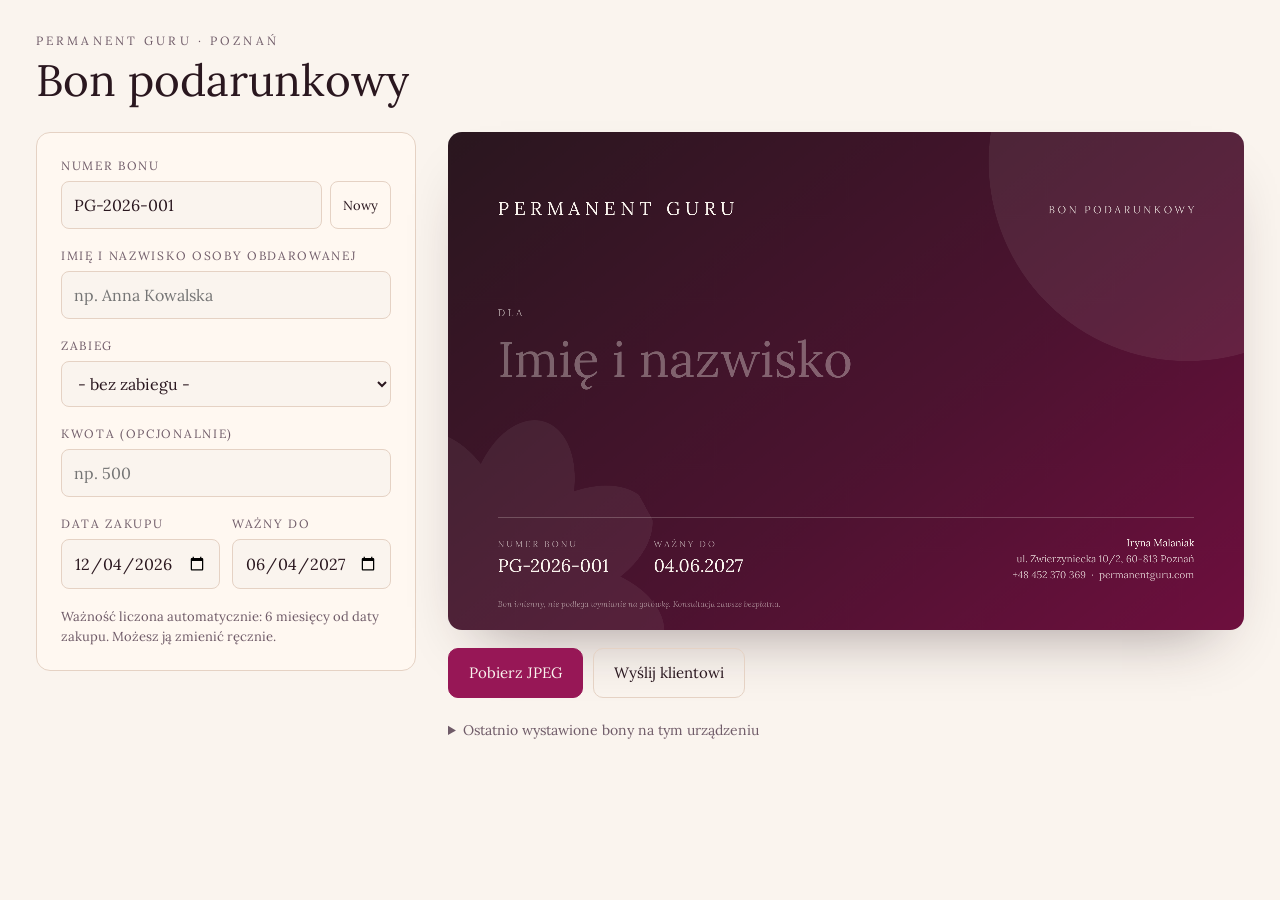
<file: permanentguru/index.html>
<!doctype html>
<html lang="pl">
<head>
<meta charset="utf-8">
<meta name="viewport" content="width=device-width, initial-scale=1">
<meta name="robots" content="noindex, nofollow">
<title>Bon podarunkowy - Permanent Guru</title>
<link rel="icon" href="../favicon.ico">
<link rel="stylesheet" href="../assets/voucher.css">
<style>
  /* ---------- Fonts (self-hosted, latin + latin-ext for Polish) ---------- */
  @font-face { font-family: "PG Lora"; font-weight: 400; font-style: normal; src: url(../assets/fonts/lora-latin-400-normal.woff2) format("woff2"); unicode-range: U+0000-00FF, U+2000-206F, U+20AC; }
  @font-face { font-family: "PG Lora"; font-weight: 400; font-style: normal; src: url(../assets/fonts/lora-latin-ext-400-normal.woff2) format("woff2"); unicode-range: U+0100-02AF; }
  @font-face { font-family: "PG Lora"; font-weight: 500; font-style: normal; src: url(../assets/fonts/lora-latin-500-normal.woff2) format("woff2"); unicode-range: U+0000-00FF, U+2000-206F, U+20AC; }
  @font-face { font-family: "PG Lora"; font-weight: 500; font-style: normal; src: url(../assets/fonts/lora-latin-ext-500-normal.woff2) format("woff2"); unicode-range: U+0100-02AF; }
  @font-face { font-family: "PG Lora"; font-weight: 400; font-style: italic; src: url(../assets/fonts/lora-latin-400-italic.woff2) format("woff2"); unicode-range: U+0000-00FF, U+2000-206F, U+20AC; }
  @font-face { font-family: "PG Lora"; font-weight: 400; font-style: italic; src: url(../assets/fonts/lora-latin-ext-400-italic.woff2) format("woff2"); unicode-range: U+0100-02AF; }

  :root {
    --bg: #FAF4EE; --panel: #FFF8F1; --ink: #2A171F; --muted: #6F5B68; --line: #E5D2C4;
    --accent: #971756; --accent-ink: #FAF4EE;
    --display: Georgia, "PG Lora", serif; --body: "PG Lora", Georgia, serif;
  }
</style>
</head>
<body>
<div class="wrap">
  <header class="top">
    <div>
      <div class="eyebrow">Permanent Guru · Poznań</div>
      <h1>Bon podarunkowy</h1>
    </div>
  </header>

  <div class="layout">
    <form id="form" autocomplete="off" onsubmit="return false">
      <div class="field">
        <label for="number">Numer bonu</label>
        <div class="num-row">
          <input id="number" required>
          <button type="button" class="ghost" id="nextNumber" title="Następny wolny numer">Nowy</button>
        </div>
      </div>
      <div class="field">
        <label for="name">Imię i nazwisko osoby obdarowanej</label>
        <input id="name" placeholder="np. Anna Kowalska" required>
      </div>
      <div class="field">
        <label for="itemSelect" id="itemLabel">Zabieg</label>
        <select id="itemSelect"></select>
        <input id="item" placeholder="Wpisz nazwę zabiegu" hidden>
      </div>
      <div class="field">
        <label for="amount">Kwota (opcjonalnie)</label>
        <input id="amount" inputmode="numeric" placeholder="np. 500">
      </div>
      <div class="row2">
        <div class="field">
          <label for="issued">Data zakupu</label>
          <input id="issued" type="date">
        </div>
        <div class="field">
          <label for="valid">Ważny do</label>
          <input id="valid" type="date">
        </div>
      </div>
      <p class="hint" id="validHint"></p>
    </form>

    <section class="preview" aria-label="Podgląd bonu">
      <div class="canvas-frame"><canvas id="voucher" width="2400" height="1500"></canvas></div>

      <div class="actions">
        <button class="btn" type="button" id="download">Pobierz JPEG</button>
        <button class="btn secondary" type="button" id="share">Wyślij klientowi</button>
      </div>

      <div class="send-box" id="sendBox" hidden>
        <h2>Wyślij bon</h2>
        <p class="hint">Na tym urządzeniu nie da się dołączyć pliku automatycznie. Bon został pobrany i skopiowany do schowka - otwórz wiadomość poniżej i wklej obraz (Ctrl+V) albo dołącz pobrany plik.</p>
        <div class="field">
          <label for="email">E-mail klienta (opcjonalnie)</label>
          <input id="email" type="email" placeholder="klient@example.com">
        </div>
        <div class="actions" style="margin-top:0">
          <button class="btn" type="button" id="mailBtn">Otwórz e-mail</button>
          <button class="btn secondary" type="button" id="waBtn">Otwórz WhatsApp</button>
          <button class="btn secondary" type="button" id="copyText">Kopiuj treść wiadomości</button>
        </div>
      </div>

      <details class="history">
        <summary>Ostatnio wystawione bony na tym urządzeniu</summary>
        <table><thead><tr><th>Nr</th><th>Osoba</th><th>Zabieg</th><th>Ważny do</th></tr></thead><tbody id="historyBody"></tbody></table>
      </details>
    </section>
  </div>
</div>
<div class="toast" id="toast" role="status" aria-live="polite"></div>

<script src="../assets/voucher.js"></script>
<script>
Voucher.start({
  key: "pg",
  prefix: "PG",
  validityMonths: 6,
  itemLabel: "Zabieg",
  items: {
    "Makijaż permanentny": [
      "Permanentny makijaż brwi - metoda włoskowa",
      "Makijaż permanentny brwi",
      "Permanentny 3D makijaż ust",
      "Makijaż permanentny - kreska",
      "Kreska z cieniowaniem",
      "Korekta przez 1-2 miesiące",
      "Korekta kreski z cieniowaniem",
      "Włoskowa technika - korekta",
      "Usuwanie makijażu permanentnego removerem",
      "Rekonstrukcja brwi przy alopecji"
    ],
    "Pielęgnacja brwi i rzęs": [
      "Laminacja brwi i rzęs",
      "Laminacja brwi",
      "Laminacja rzęs"
    ],
    "Tatuaż artystyczny": [
      "Mini tatuaż, 2-4 cm",
      "Mały tatuaż, ok. 5 x 5 cm",
      "Napis, ok. 10 cm",
      "Średni tatuaż, ok. 10 x 10 cm",
      "Średni tatuaż, ok. 12 x 18 cm",
      "Duży tatuaż, ok. 17 x 24 cm",
      "Tatuaż - sesja całodniowa (6-8 godz.)",
      "Cover-up tatuażu"
    ],
    "Paznokcie": [
      "Manicure hybrydowy",
      "Pedicure klasyczny",
      "Pedicure hybrydowy",
      "Nail art i zdobienia",
      "Przedłużanie paznokci"
    ]
  },
  fileSlug: "permanent-guru",
  site: "permanentguru.com",
  phone: "+48 452 370 369",
  address: "ul. Zwierzyniecka 10/2, 60-813 Poznań",
  owner: "Iryna Malaniak",
  message: (v) =>
    `Dzień dobry,\n\nw załączniku przesyłam bon podarunkowy Permanent Guru nr ${v.number} dla ${v.name}` +
    (v.item ? ` na zabieg: ${v.item}` : "") +
    (v.amount ? ` o wartości ${v.amount}` : "") +
    `.\nBon jest ważny do ${v.validText}. Osoba obdarowana może umówić bezpłatną konsultację pod numerem +48 452 370 369 albo przez stronę permanentguru.com.\n\nDziękuję i pozdrawiam,\nIryna Malaniak\nPermanent Guru`,
  subject: (v) => `Bon podarunkowy Permanent Guru nr ${v.number}`,
  fonts: ['400 40px "PG Lora"', 'italic 400 40px "PG Lora"'],

  // decorative flower, recoloured to the card's cream
  async prepare({ assets, loadImage }) {
    const svg = await (await fetch("../assets/brands/permanent-guru-flower.svg")).text();
    const cream = svg.replace(/fill="#[0-9A-Fa-f]{6}"/g, 'fill="#FAF4EE"');
    assets.flower = await loadImage("data:image/svg+xml;charset=utf-8," + encodeURIComponent(cream));
  },

  /* Deep magenta card, matches the site's .voucher-card */
  draw(v, { ctx, W, H, spaced, fit, wrapFit, diagonalGradient, assets }) {
    const b = this;
    const CREAM = "#FAF4EE", soft = "rgba(250,244,238,0.72)", faint = "rgba(250,244,238,0.55)";
    const DISPLAY = (s, st = "") => `${st} 400 ${s}px Georgia, "PG Lora", serif`;
    const BODY = (s, st = "") => `${st} 400 ${s}px "PG Lora", Georgia, serif`;
    const P = 150;

    ctx.fillStyle = diagonalGradient(142, [[0, "#2A171F"], [0.58, "#4C1330"], [1, "#6E0F3E"]]);
    ctx.fillRect(0, 0, W, H);

    ctx.save(); ctx.globalAlpha = 0.07; ctx.fillStyle = CREAM;
    ctx.beginPath(); ctx.arc(W - 170, 90, 600, 0, Math.PI * 2); ctx.fill(); ctx.restore();

    if (assets.flower) {
      ctx.save(); ctx.globalAlpha = 0.06; ctx.translate(140, H - 120); ctx.rotate(-0.5);
      ctx.drawImage(assets.flower, -520, -520, 1040, 1040); ctx.restore();
    }

    ctx.textBaseline = "alphabetic";
    ctx.fillStyle = CREAM; ctx.font = DISPLAY(56);
    spaced("PERMANENT GURU", P, 250, 56 * 0.26);
    ctx.fillStyle = soft; ctx.font = BODY(32);
    spaced("BON PODARUNKOWY", W - P, 245, 32 * 0.24, "right");

    // recipient
    ctx.fillStyle = faint; ctx.font = BODY(30);
    spaced("DLA", P, 555, 30 * 0.26);
    const name = v.name || "Imię i nazwisko";
    ctx.fillStyle = v.name ? CREAM : "rgba(250,244,238,0.35)";
    const ns = fit(name, (s) => DISPLAY(s), 150, 70, W - 2 * P);
    ctx.font = DISPLAY(ns); ctx.fillText(name, P, 555 + 40 + ns * 0.95);

    // treatment, or the amount alone when there is no treatment
    let y = 555 + 40 + ns * 0.95 + 150;
    const main = v.item ? ["ZABIEG", v.item] : v.amount ? ["WARTOŚĆ BONU", v.amount] : null;
    if (main) {
      ctx.fillStyle = faint; ctx.font = BODY(30);
      spaced(main[0], P, y, 30 * 0.26);
      const w = wrapFit(main[1], (s) => DISPLAY(s, "italic"), 66, 40, W - 2 * P - 200, 2);
      ctx.fillStyle = CREAM; ctx.font = DISPLAY(w.size, "italic");
      w.lines.forEach((l, i) => ctx.fillText(l, P, y + 30 + w.size * 1.05 + i * w.size * 1.2));
    }

    // footer rule + details
    const ry = 1160;
    ctx.fillStyle = "rgba(250,244,238,0.22)"; ctx.fillRect(P, ry, W - 2 * P, 2);

    const cols = [["NUMER BONU", v.number || "-"], ["WAŻNY DO", v.validText || "-"]];
    // with both a treatment and an amount, the amount gets its own footer column
    if (v.item && v.amount) cols.push(["WARTOŚĆ", v.amount]);
    cols.forEach(([label, val], i) => {
      const x = P + i * 470;
      ctx.fillStyle = faint; ctx.font = BODY(26); spaced(label, x, ry + 90, 26 * 0.24);
      ctx.fillStyle = CREAM; ctx.font = DISPLAY(54); ctx.fillText(val, x, ry + 165);
    });

    ctx.textAlign = "right"; ctx.font = BODY(30);
    ctx.fillStyle = CREAM; ctx.fillText(b.owner, W - P, ry + 88);
    ctx.fillStyle = soft;
    ctx.fillText(b.address, W - P, ry + 136);
    ctx.fillText(`${b.phone}  ·  ${b.site}`, W - P, ry + 184);
    ctx.textAlign = "left";

    ctx.fillStyle = "rgba(250,244,238,0.45)"; ctx.font = BODY(24, "italic");
    ctx.fillText("Bon imienny, nie podlega wymianie na gotówkę. Konsultacja zawsze bezpłatna.", P, H - 70);
  }
});
</script>
</body>
</html>
</file>
<file: assets/voucher.css>
/* Shared UI for the voucher generator. Each studio page sets the theme tokens (--bg, --accent, --display, ...) on :root. */
* { box-sizing: border-box; }
[hidden] { display: none !important; }
html, body { margin: 0; }
body {
  background: var(--bg); color: var(--ink); font-family: var(--body);
  font-size: 16px; line-height: 1.5; min-height: 100vh;
}
.wrap { max-width: 1240px; margin: 0 auto; padding: 32px 16px 64px; }
header.top { display: flex; flex-wrap: wrap; align-items: end; justify-content: space-between; gap: 16px 24px; margin-bottom: 28px; }
.eyebrow { font-size: 12px; letter-spacing: .26em; text-transform: uppercase; color: var(--muted); }
h1 { font-family: var(--display); font-weight: 400; font-size: clamp(30px, 4vw, 44px); line-height: 1.1; margin: 6px 0 0; }

.layout { display: grid; grid-template-columns: minmax(0, 380px) minmax(0, 1fr); gap: 32px; align-items: start; }
@media (max-width: 900px) { .layout { grid-template-columns: 1fr; } .preview { position: static; } }

form { background: var(--panel); border: 1px solid var(--line); border-radius: 14px; padding: 24px; display: grid; gap: 18px; }
.field { display: grid; gap: 6px; }
.row2 { display: grid; grid-template-columns: 1fr 1fr; gap: 12px; }
label { font-size: 12px; letter-spacing: .14em; text-transform: uppercase; color: var(--muted); }
input, select, textarea {
  font: inherit; font-size: 16px; color: var(--ink); background: var(--bg);
  border: 1px solid var(--line); border-radius: 8px; padding: 11px 12px; width: 100%; min-width: 0;
}
textarea { resize: vertical; min-height: 92px; line-height: 1.45; }
.toggle { text-transform: none; letter-spacing: normal; display: inline-flex; align-items: center; gap: 8px; margin-top: 12px; font-size: 14px; color: var(--muted); cursor: pointer; }
.toggle input { width: 18px; height: 18px; padding: 0; margin: 0; accent-color: var(--accent); }
input:focus, select:focus, textarea:focus { outline: 2px solid var(--accent); outline-offset: 1px; }
.hint { font-size: 13px; color: var(--muted); margin: 0; }
.num-row { display: flex; gap: 8px; }
.num-row input { flex: 1; }
.ghost { font: inherit; font-size: 13px; background: transparent; border: 1px solid var(--line); color: var(--ink); border-radius: 8px; padding: 0 12px; cursor: pointer; white-space: nowrap; }

.preview { position: sticky; top: 16px; }
.canvas-frame { border-radius: 14px; overflow: hidden; box-shadow: 0 30px 60px -32px rgba(42, 23, 31, .45); background: #ddd; }
canvas { display: block; width: 100%; height: auto; }

.actions { display: flex; flex-wrap: wrap; gap: 10px; margin-top: 18px; }
.btn {
  font: inherit; font-size: 15px; border-radius: 10px; padding: 13px 20px; cursor: pointer;
  border: 1px solid var(--accent); background: var(--accent); color: var(--accent-ink);
  display: inline-flex; align-items: center; gap: 8px;
}
.btn.secondary { background: transparent; color: var(--ink); border-color: var(--line); }
.btn:disabled { opacity: .5; cursor: progress; }
.send-box { margin-top: 22px; background: var(--panel); border: 1px solid var(--line); border-radius: 14px; padding: 20px 24px; display: grid; gap: 14px; }
.send-box h2 { font-family: var(--display); font-weight: 400; font-size: 24px; margin: 0; }
.toast { position: fixed; left: 50%; bottom: 24px; transform: translateX(-50%) translateY(20px); background: var(--ink); color: var(--bg); padding: 12px 18px; border-radius: 10px; font-size: 14px; opacity: 0; pointer-events: none; transition: .25s ease; max-width: calc(100% - 32px); }
.toast.show { opacity: 1; transform: translateX(-50%) translateY(0); }

.history { margin-top: 22px; }
.history summary { cursor: pointer; font-size: 14px; color: var(--muted); }
.history table { width: 100%; border-collapse: collapse; font-size: 14px; margin-top: 10px; }
.history td, .history th { text-align: left; padding: 7px 8px; border-bottom: 1px solid var(--line); }
.history th { font-weight: 400; font-size: 12px; letter-spacing: .1em; text-transform: uppercase; color: var(--muted); }
</file>
